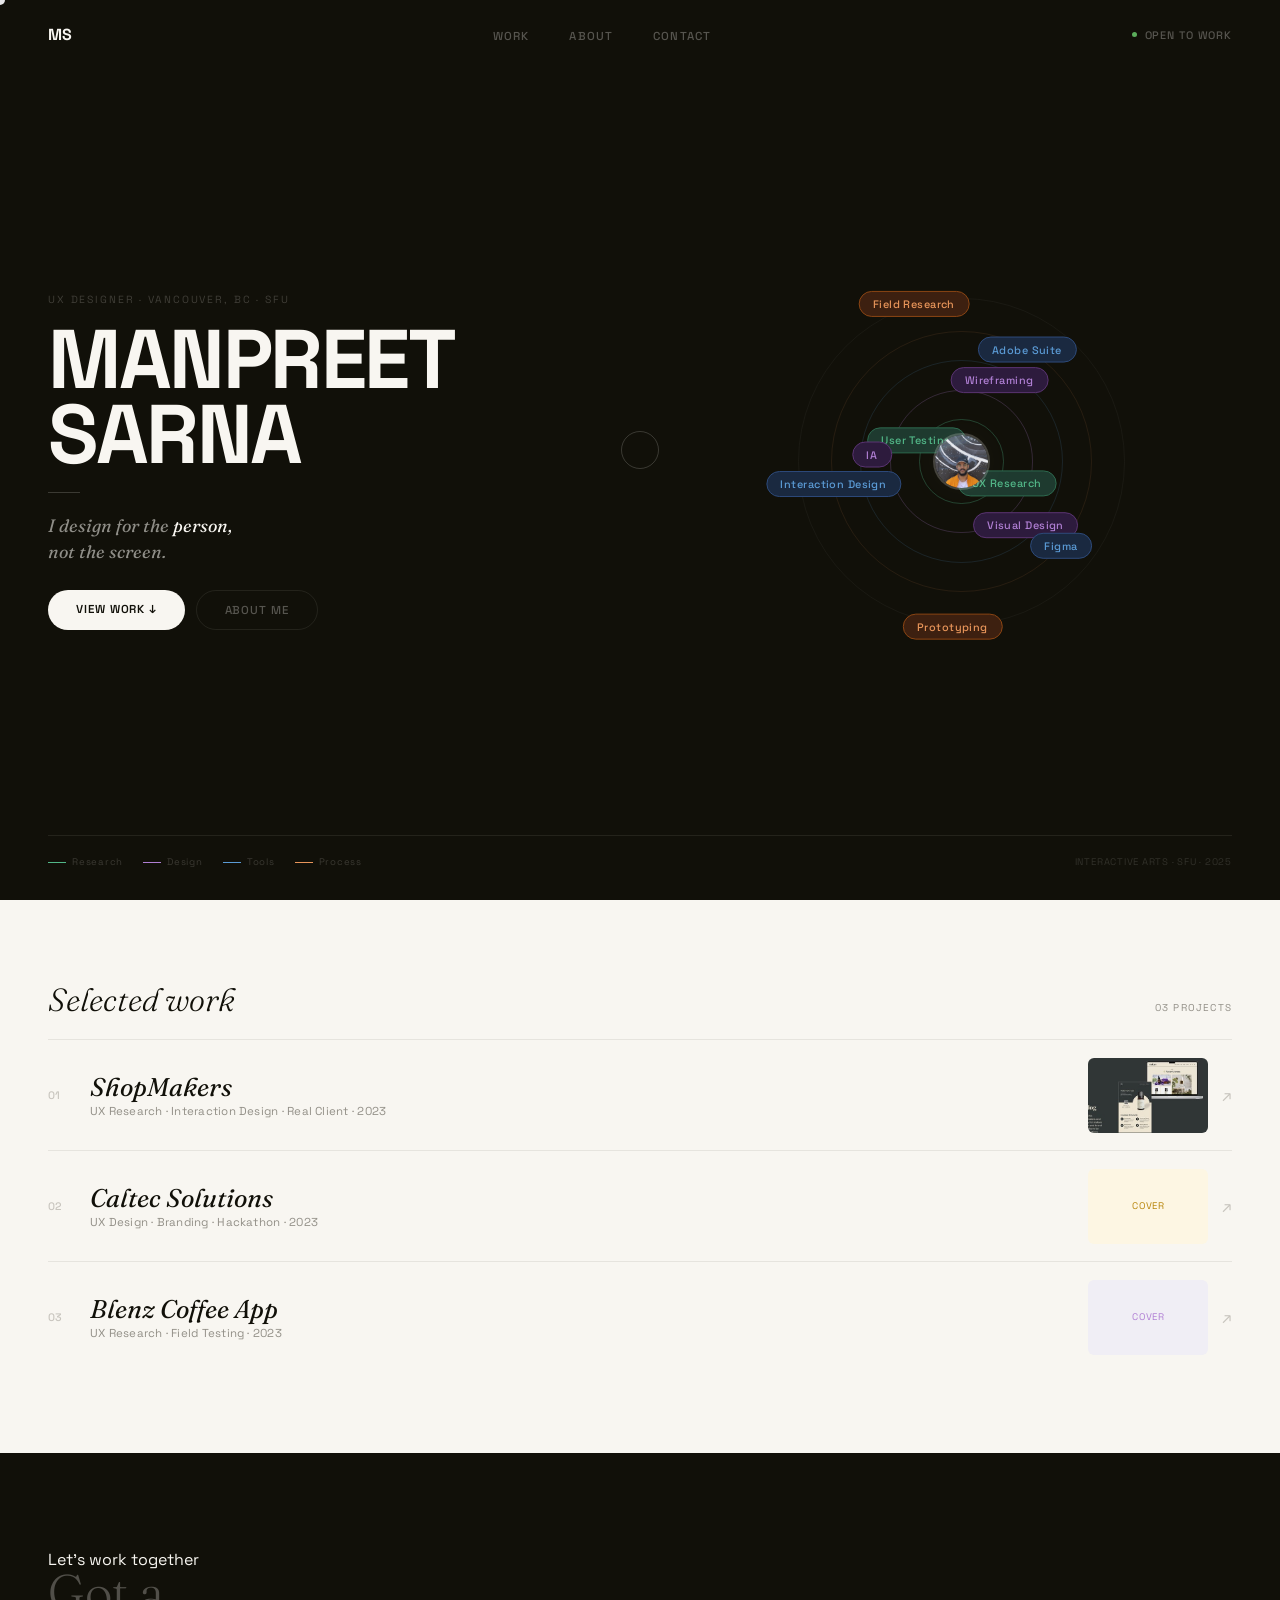
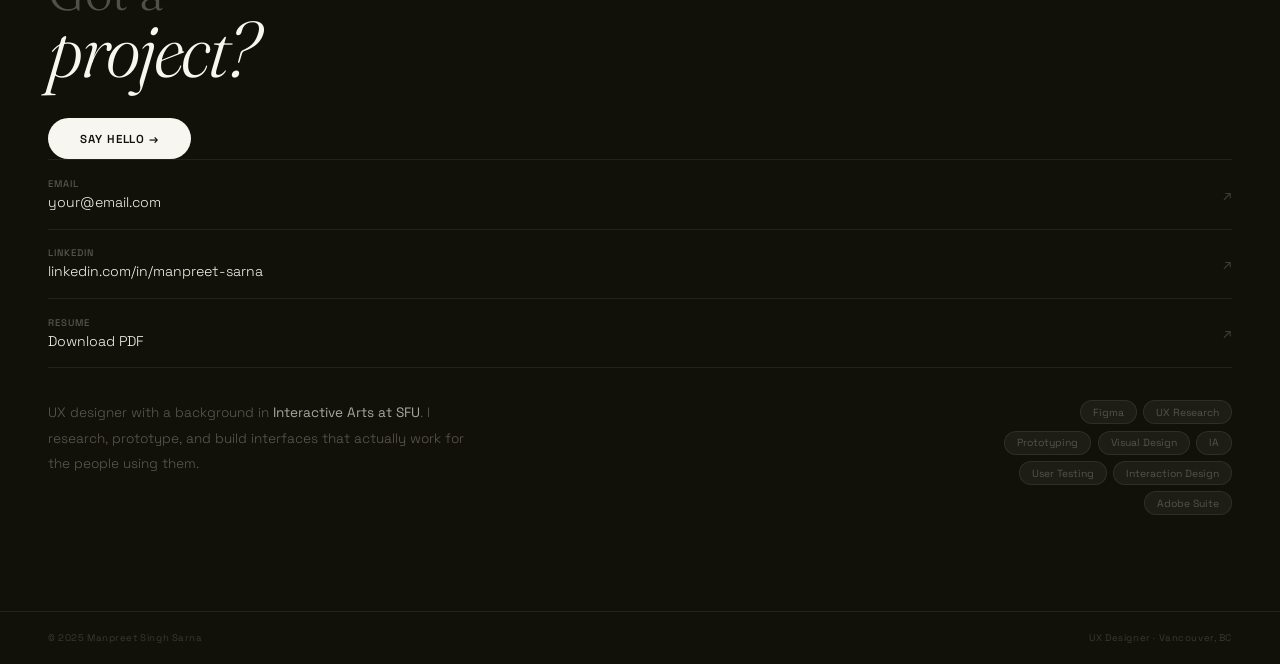
<file: index.html>
<!DOCTYPE html>
<html lang="en">
<head>
<meta charset="UTF-8"/>
<meta name="viewport" content="width=device-width, initial-scale=1.0"/>
<title>Manpreet Sarna — UX Designer</title>
<link href="https://fonts.googleapis.com/css2?family=Space+Grotesk:wght@300;400;500;600;700&family=Fraunces:ital,opsz,wght@1,9..144,300;1,9..144,400&display=swap" rel="stylesheet"/>
<link rel="stylesheet" href="style.css"/>
<style>
/* IMAGE CURSOR */
.img-cursor {
  position: fixed;
  width: 200px;
  pointer-events: none;
  z-index: 9999;
  border-radius: 10px;
  overflow: hidden;
  opacity: 0;
  transform: translate(-50%, -60%) scale(0.88) rotate(-2deg);
  transition: opacity .25s ease, transform .3s cubic-bezier(.23,1,.32,1);
  box-shadow: 0 12px 40px rgba(0,0,0,0.25);
}
.img-cursor.visible {
  opacity: 1;
  transform: translate(-50%, -60%) scale(1) rotate(-1.5deg);
}
.img-cursor img { width: 100%; display: block; }
.img-cursor-placeholder {
  width: 100%; height: 180px;
  display: flex; align-items: center; justify-content: center;
  font-family: "Space Grotesk", sans-serif;
  font-size: 11px; letter-spacing: 0.08em; text-transform: uppercase;
}

/* SHOPMAKERS GREEN */
.row-shopmakers:hover { background: #2D6A4F; }
.row-shopmakers:hover .proj-name-text,
.row-shopmakers:hover .proj-num { color: #F0FFF8; }
.row-shopmakers:hover .proj-tags-text,
.row-shopmakers:hover .proj-arrow-sm { color: rgba(240,255,248,0.5); }
.row-shopmakers:hover .proj-cover-sm { opacity:0.75; }
.row-shopmakers .drop-desc { color: rgba(240,255,248,0.75); }
.row-shopmakers .drop-tag { background: rgba(240,255,248,0.12); color: rgba(240,255,248,0.78); }
.row-shopmakers .drop-cta { background: #F0FFF8; color: #2D6A4F; }

/* MOBILE */
@media (max-width: 768px) {
  .hero { padding: 4rem 1.5rem 1.5rem; }
  .hero-body { grid-template-columns: 1fr; gap: 2rem; }
  .orbit-wrap { width: 260px; height: 260px; margin: 0 auto; }
  .hero-name { font-size: clamp(2.5rem, 10vw, 4rem); }
  .projects { padding: 3rem 1.5rem; }
  .contact { padding: 4rem 1.5rem; }
  .contact-grid { grid-template-columns: 1fr; gap: 2.5rem; }
  .contact-hl { font-size: clamp(2.5rem, 10vw, 4rem); }
  nav { padding: 1rem 1.5rem; }
  .nav-links { display: none; }
  .drop-inner { flex-direction: column; gap: 1rem; }
  .img-cursor { display: none; }
  footer { padding: 1.25rem 1.5rem; }
}
</style>
</head>
<body>

<!-- IMAGE CURSORS — one per project -->
<div class="img-cursor" id="cursor-shopmakers">
  <img src="[data-uri]" alt="ShopMakers preview"/>
</div>
<div class="img-cursor" id="cursor-caltec">
  <div class="img-cursor-placeholder" style="background:#FDF6E3;color:#B8860B">Caltec Solutions</div>
</div>
<div class="img-cursor" id="cursor-blenz">
  <div class="img-cursor-placeholder" style="background:#F0EEF5;color:#B07FD4">Blenz Coffee App</div>
</div>

<div class="cur" id="cur"></div>
<div class="cur-ring" id="curRing"></div>

<nav id="nav">
  <a href="#hero" class="nav-logo">MS</a>
  <ul class="nav-links">
    <li><a href="#projects">Work</a></li>
    <li><a href="#contact">About</a></li>
    <li><a href="#contact">Contact</a></li>
  </ul>
  <div class="nav-avail"><span class="ndot"></span>Open to work</div>
</nav>

<section class="hero" id="hero">
  <div class="hero-body">
    <div class="hero-left">
      <p class="hero-role">UX Designer &middot; Vancouver, BC &middot; SFU</p>
      <h1 class="hero-name">MANPREET<br>SARNA</h1>
      <div class="hero-divider"></div>
      <p class="hero-tagline">I design for the <strong>person,</strong><br>not the screen.</p>
      <div class="hero-btns">
        <a href="#projects" class="btn-primary" id="mb1">View work &darr;</a>
        <a href="#contact" class="btn-secondary" id="mb2">About me</a>
      </div>
    </div>
    <div class="orbit-wrap" id="orbitWrap">
      <div class="planet-ring planet-ring-1"></div>
      <div class="planet-ring planet-ring-2"></div>
      <div class="planet-ring planet-ring-3"></div>
      <div class="planet-ring planet-ring-4"></div>
      <div class="planet-ring planet-ring-5"></div>
      <div class="orbit-center">
        <img src="[data-uri]" alt="Manpreet Sarna"/>
      </div>
      <div class="skill-pill r1" data-ring="r1" data-angle="0"><span>UX Research</span></div>
      <div class="skill-pill r1" data-ring="r1" data-angle="180"><span>User Testing</span></div>
      <div class="skill-pill r2" data-ring="r2" data-angle="60"><span>Visual Design</span></div>
      <div class="skill-pill r2" data-ring="r2" data-angle="200"><span>IA</span></div>
      <div class="skill-pill r2" data-ring="r2" data-angle="310"><span>Wireframing</span></div>
      <div class="skill-pill r3" data-ring="r3" data-angle="30"><span>Figma</span></div>
      <div class="skill-pill r3" data-ring="r3" data-angle="160"><span>Interaction Design</span></div>
      <div class="skill-pill r3" data-ring="r3" data-angle="290"><span>Adobe Suite</span></div>
      <div class="skill-pill r4" data-ring="r4" data-angle="100"><span>Prototyping</span></div>
      <div class="skill-pill r4" data-ring="r4" data-angle="260"><span>Field Research</span></div>
    </div>
  </div>
  <div class="hero-bottom">
    <div class="legend">
      <div class="legend-item"><div class="legend-line" style="background:#52B788"></div><span class="legend-label">Research</span></div>
      <div class="legend-item"><div class="legend-line" style="background:#B07FD4"></div><span class="legend-label">Design</span></div>
      <div class="legend-item"><div class="legend-line" style="background:#5B9BD5"></div><span class="legend-label">Tools</span></div>
      <div class="legend-item"><div class="legend-line" style="background:#E8955A"></div><span class="legend-label">Process</span></div>
    </div>
    <p class="hero-meta">Interactive Arts &middot; SFU &middot; 2025</p>
  </div>
</section>

<section class="projects reveal" id="projects">
  <div class="proj-head">
    <h2 class="proj-head-title">Selected work</h2>
    <span class="proj-head-count">03 Projects</span>
  </div>

  <div class="proj-row row-shopmakers" data-cursor="cursor-shopmakers">
    <div class="proj-top">
      <div class="proj-left">
        <span class="proj-num">01</span>
        <div>
          <p class="proj-name-text">ShopMakers</p>
          <p class="proj-tags-text">UX Research &middot; Interaction Design &middot; Real Client &middot; 2023</p>
        </div>
      </div>
      <div class="proj-right">
        <div class="proj-cover-sm" style="background:#E8F0EC;overflow:hidden;padding:0">
          <img src="[data-uri]" style="width:100%;height:100%;object-fit:cover;display:block" alt="ShopMakers"/>
        </div>
        <span class="proj-arrow-sm">&#8599;</span>
      </div>
    </div>
    <div class="proj-drop">
      <div class="drop-inner">
        <p class="drop-desc">I led the design of a phygital connection system for a real Gastown client &mdash; a brand card and blog that bridges local artisans with their customers. The blog is now live across a company with 24 locations and $60M+ in artisan sales.</p>
        <div class="drop-right">
          <div class="drop-tags">
            <span class="drop-tag">UX Research</span>
            <span class="drop-tag">Interaction Design</span>
            <span class="drop-tag">Real Client</span>
          </div>
          <a href="shopmakers.html" class="drop-cta">View case study &rarr;</a>
        </div>
      </div>
    </div>
  </div>

  <div class="proj-row row-blenz" data-cursor="cursor-caltec">
    <div class="proj-top">
      <div class="proj-left">
        <span class="proj-num">02</span>
        <div>
          <p class="proj-name-text">Caltec Solutions</p>
          <p class="proj-tags-text">UX Design &middot; Branding &middot; Hackathon &middot; 2023</p>
        </div>
      </div>
      <div class="proj-right">
        <div class="proj-cover-sm" style="background:#FDF6E3;color:#B8860B">Cover</div>
        <span class="proj-arrow-sm">&#8599;</span>
      </div>
    </div>
    <div class="proj-drop">
      <div class="drop-inner">
        <p class="drop-desc">Won the Eunoia UX Hackathon by redesigning Caltec Solutions&apos; brand and digital experience. Out of 5 competing teams, Caltec chose our solution as their favourite. Full UX process in under 10 days.</p>
        <div class="drop-right">
          <div class="drop-tags">
            <span class="drop-tag">UX Design</span>
            <span class="drop-tag">Branding</span>
            <span class="drop-tag">Won</span>
          </div>
          <a href="caltec.html" class="drop-cta">View case study &rarr;</a>
        </div>
      </div>
    </div>
  </div>

  <div class="proj-row row-sfu" data-cursor="cursor-blenz">
    <div class="proj-top">
      <div class="proj-left">
        <span class="proj-num">03</span>
        <div>
          <p class="proj-name-text">Blenz Coffee App</p>
          <p class="proj-tags-text">UX Research &middot; Field Testing &middot; 2023</p>
        </div>
      </div>
      <div class="proj-right">
        <div class="proj-cover-sm" style="background:#F0EEF5;color:#B07FD4">Cover</div>
        <span class="proj-arrow-sm">&#8599;</span>
      </div>
    </div>
    <div class="proj-drop">
      <div class="drop-inner">
        <p class="drop-desc">Conducted field tests with real participants to evaluate the Blenz mobile ordering app. Identified key friction points and delivered actionable UX recommendations to the marketing team.</p>
        <div class="drop-right">
          <div class="drop-tags">
            <span class="drop-tag">UX Research</span>
            <span class="drop-tag">Field Testing</span>
            <span class="drop-tag">Evaluation</span>
          </div>
          <a href="blenz.html" class="drop-cta">View case study &rarr;</a>
        </div>
      </div>
    </div>
  </div>

</section>

<section class="contact reveal" id="contact">
  <p class="contact-label">Let&apos;s work together</p>
  <div class="contact-grid">
    <div>
      <h2 class="contact-hl"><span>Got a</span>project?</h2>
      <a href="mailto:your@email.com" class="contact-btn" id="mb3">Say hello &rarr;</a>
    </div>
    <div class="clinks">
      <a href="mailto:your@email.com" class="clink">
        <div><p class="cll">Email</p><p class="clv">your@email.com</p></div>
        <span class="cla">&#8599;</span>
      </a>
      <a href="https://linkedin.com/in/manpreet-sarna-8918b6192" target="_blank" class="clink">
        <div><p class="cll">LinkedIn</p><p class="clv">linkedin.com/in/manpreet-sarna</p></div>
        <span class="cla">&#8599;</span>
      </a>
      <a href="#" class="clink">
        <div><p class="cll">Resume</p><p class="clv">Download PDF</p></div>
        <span class="cla">&#8599;</span>
      </a>
    </div>
  </div>
  <div class="contact-bottom">
    <p class="about-mini">UX designer with a background in <strong>Interactive Arts at SFU</strong>. I research, prototype, and build interfaces that actually work for the people using them.</p>
    <div class="skills-wrap">
      <span class="skill-chip">Figma</span>
      <span class="skill-chip">UX Research</span>
      <span class="skill-chip">Prototyping</span>
      <span class="skill-chip">Visual Design</span>
      <span class="skill-chip">IA</span>
      <span class="skill-chip">User Testing</span>
      <span class="skill-chip">Interaction Design</span>
      <span class="skill-chip">Adobe Suite</span>
    </div>
  </div>
</section>

<footer>
  <span class="ff">&copy; 2025 Manpreet Singh Sarna</span>
  <span class="ff">UX Designer &middot; Vancouver, BC</span>
</footer>

<script src="script.js"></script>
</body>
</html>
</file>
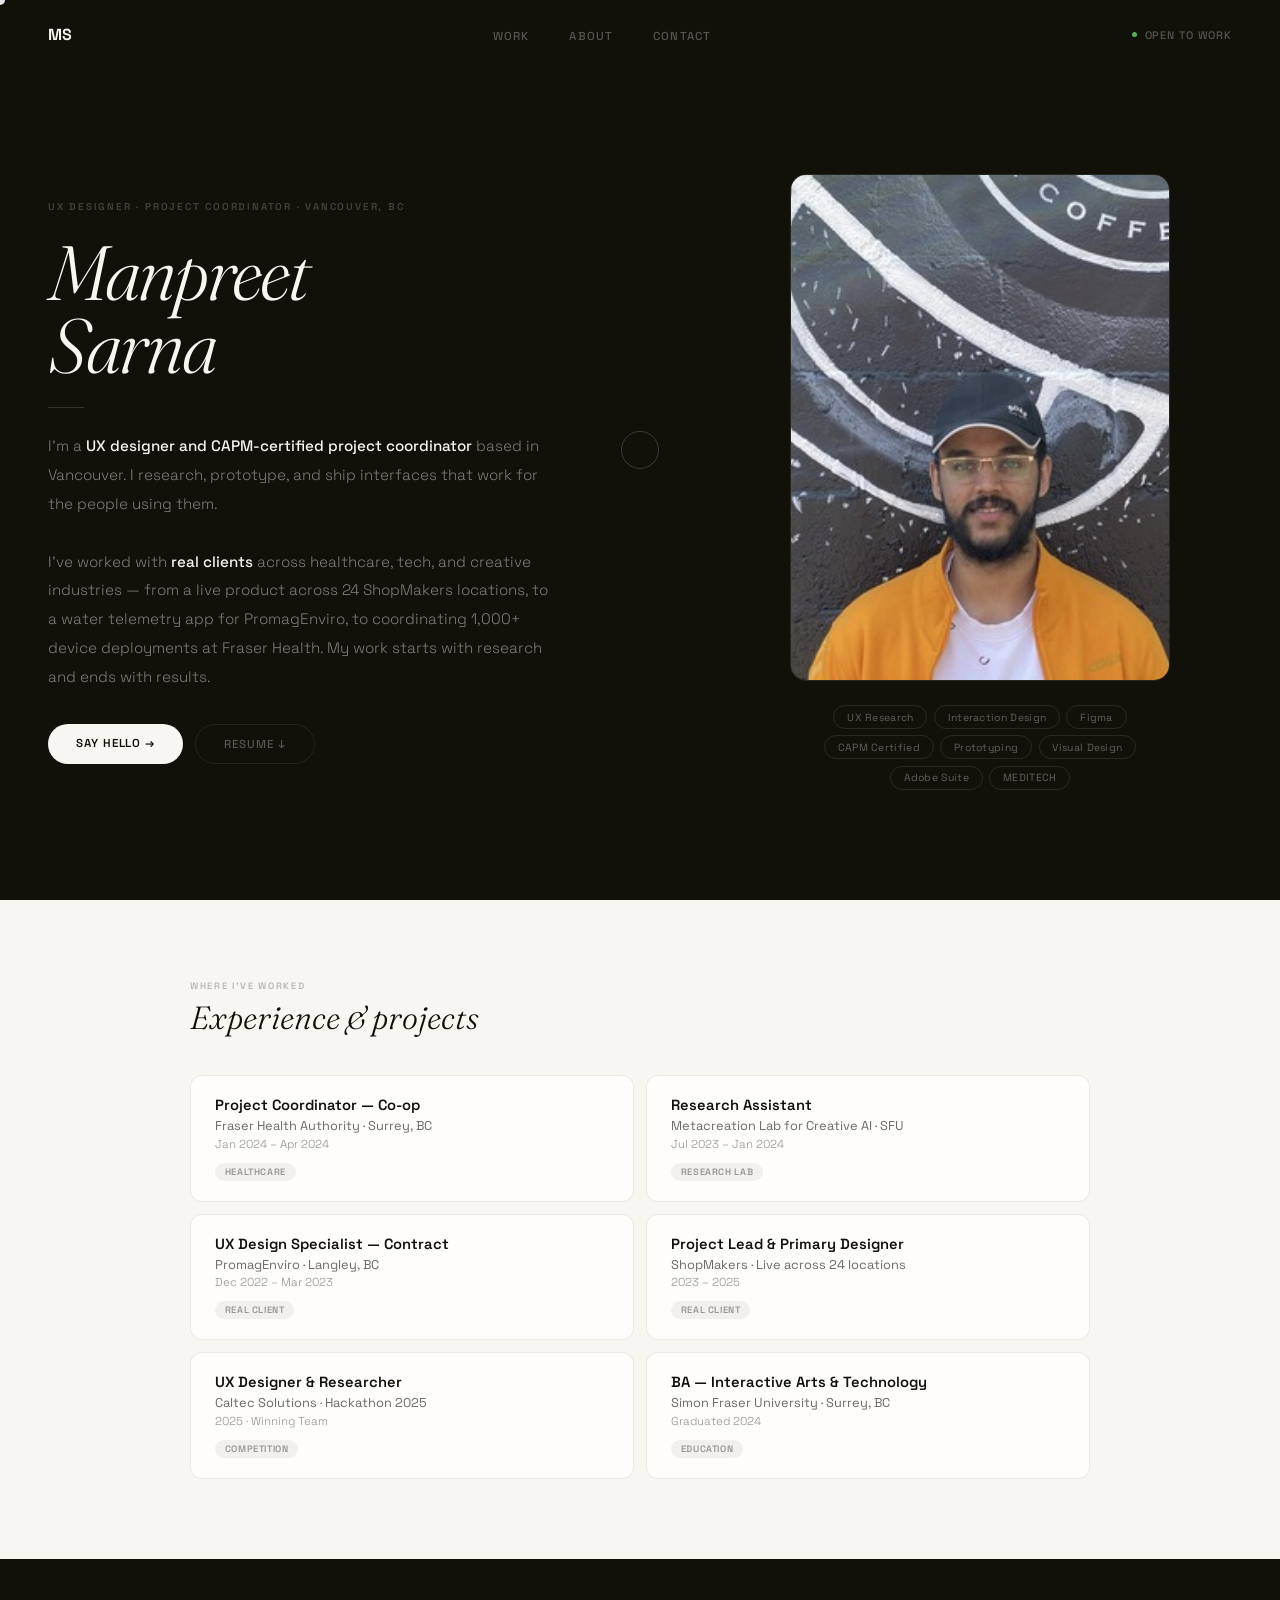
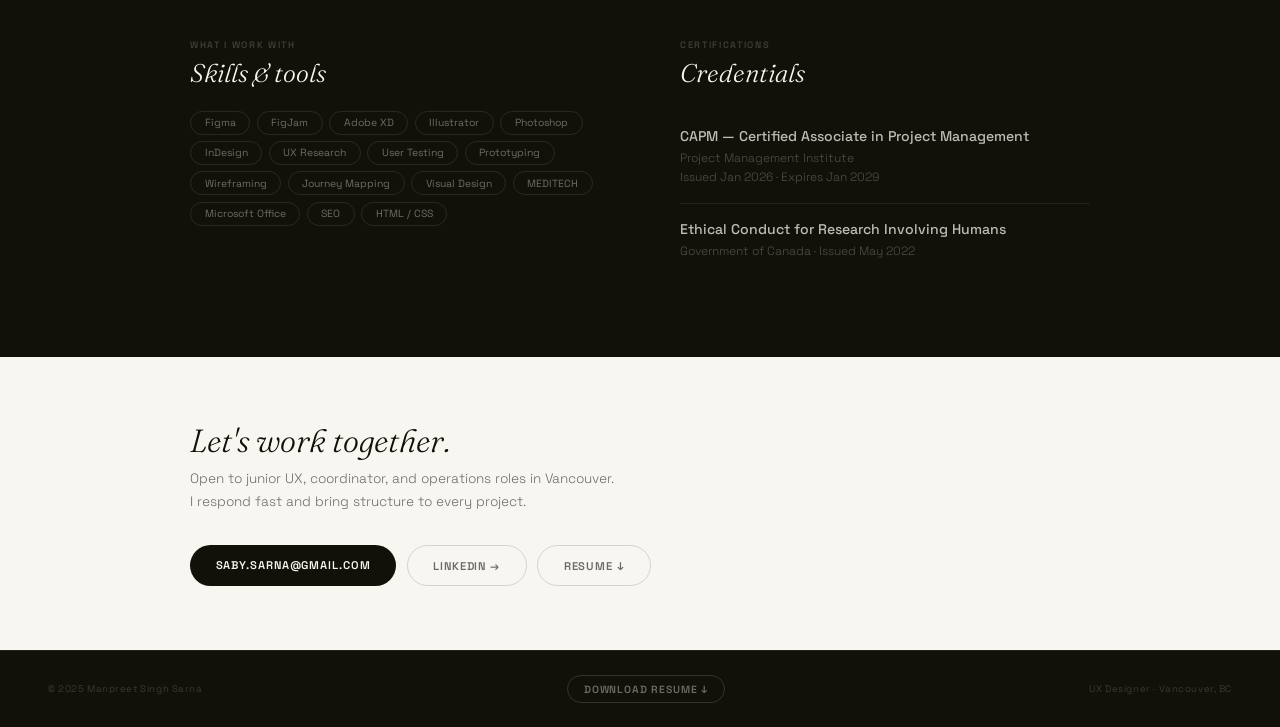
<file: files/about.html>
<!DOCTYPE html>
<html lang="en">
<head>
<meta charset="UTF-8"/>
<meta name="viewport" content="width=device-width, initial-scale=1.0"/>
<title>About — Manpreet Sarna</title>
<link href="https://fonts.googleapis.com/css2?family=Space+Grotesk:wght@300;400;500;600;700&family=Fraunces:ital,opsz,wght@1,9..144,300;1,9..144,400&display=swap" rel="stylesheet"/>
<link rel="stylesheet" href="style.css"/>
<style>

/* ── HERO ── */
.about-hero {
  min-height: 100vh;
  background: var(--bg-dark);
  padding: 8rem 3rem 4rem;
  display: grid;
  grid-template-columns: 1.1fr 0.9fr;
  gap: 4rem;
  align-items: center;
}
.about-left {
  display: flex;
  flex-direction: column;
  gap: 1.5rem;
}
.about-eyebrow {
  font-size: 0.62rem;
  color: rgba(248,246,241,0.22);
  letter-spacing: 0.18em;
  text-transform: uppercase;
  font-weight: 600;
}
.about-name {
  font-family: "Fraunces", serif;
  font-size: clamp(3rem, 6vw, 5.5rem);
  font-style: italic;
  font-weight: 300;
  color: var(--text-light);
  line-height: 0.95;
  letter-spacing: -0.03em;
}
.about-divider {
  width: 36px;
  height: 1px;
  background: rgba(248,246,241,0.15);
}
.about-bio {
  font-size: 0.95rem;
  color: rgba(248,246,241,0.48);
  font-weight: 300;
  line-height: 1.9;
  max-width: 500px;
}
.about-bio strong { color: var(--text-light); font-weight: 500; }
.about-btns {
  display: flex;
  gap: 0.75rem;
  flex-wrap: wrap;
  margin-top: 0.5rem;
}

/* ── PHOTO SIDE ── */
.about-right {
  display: flex;
  flex-direction: column;
  align-items: center;
  gap: 1.5rem;
}
.about-photo {
  width: 100%;
  max-width: 380px;
  aspect-ratio: 3/4;
  border-radius: 16px;
  overflow: hidden;
  border: 1px solid rgba(248,246,241,0.1);
}
.about-photo img {
  width: 100%;
  height: 100%;
  object-fit: cover;
  object-position: center top;
  filter: grayscale(15%);
  display: block;
}
.about-pills {
  display: flex;
  flex-wrap: wrap;
  gap: 0.4rem;
  justify-content: center;
  max-width: 380px;
}
.about-pill {
  font-size: 0.65rem;
  padding: 0.28rem 0.8rem;
  border-radius: 100px;
  border: 0.5px solid rgba(248,246,241,0.1);
  color: rgba(248,246,241,0.35);
  font-weight: 400;
  letter-spacing: 0.03em;
}

/* ── EXPERIENCE ── */
.about-exp {
  background: var(--bg-light);
  padding: 5rem 3rem;
}
.about-exp-inner {
  max-width: 900px;
  margin: 0 auto;
}
.sec-label {
  font-size: 0.58rem;
  color: rgba(17,16,9,0.28);
  letter-spacing: 0.18em;
  text-transform: uppercase;
  font-weight: 600;
  margin-bottom: 0.5rem;
}
.sec-title {
  font-family: "Fraunces", serif;
  font-size: clamp(1.6rem, 2.5vw, 2.4rem);
  font-style: italic;
  font-weight: 300;
  color: var(--text-dark);
  margin-bottom: 2.5rem;
  line-height: 1.1;
}
.exp-grid {
  display: grid;
  grid-template-columns: 1fr 1fr;
  gap: 0.75rem;
}
.exp-card {
  background: #FEFDFB;
  border: 0.5px solid rgba(17,16,9,0.08);
  border-radius: 12px;
  padding: 1.25rem 1.5rem;
}
.exp-role { font-size: 0.92rem; font-weight: 600; color: var(--text-dark); margin-bottom: 0.2rem; }
.exp-company { font-size: 0.8rem; color: #6B6B65; font-weight: 400; margin-bottom: 0.15rem; }
.exp-date { font-size: 0.72rem; color: #928F87; font-weight: 300; margin-bottom: 0.5rem; }
.exp-tag {
  display: inline-block;
  font-size: 0.58rem;
  padding: 0.18rem 0.6rem;
  border-radius: 100px;
  background: rgba(17,16,9,0.05);
  color: rgba(17,16,9,0.4);
  font-weight: 600;
  letter-spacing: 0.07em;
  text-transform: uppercase;
}

/* ── SKILLS + CERTS ── */
.about-skills {
  background: var(--bg-dark);
  padding: 5rem 3rem;
}
.about-skills-inner {
  max-width: 900px;
  margin: 0 auto;
  display: grid;
  grid-template-columns: 1fr 1fr;
  gap: 5rem;
}
.dark-label {
  font-size: 0.58rem;
  color: rgba(248,246,241,0.2);
  letter-spacing: 0.18em;
  text-transform: uppercase;
  font-weight: 600;
  margin-bottom: 0.5rem;
}
.dark-title {
  font-family: "Fraunces", serif;
  font-size: clamp(1.4rem, 2vw, 2rem);
  font-style: italic;
  font-weight: 300;
  color: var(--text-light);
  margin-bottom: 1.5rem;
  line-height: 1.1;
}
.skill-pills-dark {
  display: flex;
  flex-wrap: wrap;
  gap: 0.4rem;
}
.spill {
  font-size: 0.65rem;
  padding: 0.28rem 0.85rem;
  border-radius: 100px;
  border: 0.5px solid rgba(248,246,241,0.1);
  color: rgba(248,246,241,0.4);
}
.cert-block {
  padding: 1rem 0;
  border-bottom: 0.5px solid rgba(248,246,241,0.07);
}
.cert-block:last-child { border-bottom: none; }
.cert-name { font-size: 0.88rem; font-weight: 500; color: rgba(248,246,241,0.75); margin-bottom: 0.25rem; }
.cert-meta { font-size: 0.75rem; color: rgba(248,246,241,0.28); font-weight: 300; line-height: 1.6; }

/* ── CONTACT ── */
.about-contact {
  background: var(--bg-light);
  padding: 4rem 3rem;
}
.about-contact-inner {
  max-width: 900px;
  margin: 0 auto;
  display: flex;
  align-items: center;
  justify-content: space-between;
  gap: 2rem;
  flex-wrap: wrap;
}
.contact-copy h3 {
  font-family: "Fraunces", serif;
  font-size: clamp(1.5rem, 2.5vw, 2.2rem);
  font-style: italic;
  font-weight: 300;
  color: var(--text-dark);
  margin-bottom: 0.4rem;
}
.contact-copy p {
  font-size: 0.85rem;
  color: #6B6B65;
  font-weight: 300;
  line-height: 1.7;
}
.contact-links { display: flex; gap: 0.65rem; flex-wrap: wrap; flex-shrink: 0; }
.cl {
  font-size: 0.7rem;
  letter-spacing: 0.08em;
  text-transform: uppercase;
  font-weight: 600;
  padding: 0.8rem 1.6rem;
  border-radius: 100px;
  text-decoration: none;
  transition: opacity .2s;
}
.cl:hover { opacity: 0.8; }
.cl-p { background: var(--text-dark); color: var(--bg-light); }
.cl-s { border: 1px solid rgba(17,16,9,0.15); color: #6B6B65; }

@media (max-width: 768px) {
  .about-hero { grid-template-columns: 1fr; padding: 6rem 1.5rem 3rem; gap: 3rem; }
  .exp-grid { grid-template-columns: 1fr; }
  .about-skills-inner { grid-template-columns: 1fr; gap: 3rem; }
  .about-exp, .about-skills, .about-contact { padding: 3rem 1.5rem; }
  .about-contact-inner { flex-direction: column; }
}
</style>
</head>
<body>

<div class="cur" id="cur"></div>
<div class="cur-ring" id="curRing"></div>

<nav id="nav">
  <a href="index.html" class="nav-logo">MS</a>
  <ul class="nav-links">
    <li><a href="index.html#projects">Work</a></li>
    <li><a href="about.html">About</a></li>
    <li><a href="index.html#contact">Contact</a></li>
  </ul>
  <div class="nav-avail"><span class="ndot"></span>Open to work</div>
</nav>

<!-- HERO -->
<section class="about-hero">
  <div class="about-left">
    <p class="about-eyebrow reveal">UX Designer &middot; Project Coordinator &middot; Vancouver, BC</p>
    <h1 class="about-name reveal">Manpreet<br>Sarna</h1>
    <div class="about-divider"></div>
    <p class="about-bio reveal">
      I'm a <strong>UX designer and CAPM-certified project coordinator</strong> based in Vancouver. I research, prototype, and ship interfaces that work for the people using them.
      <br><br>
      I've worked with <strong>real clients</strong> across healthcare, tech, and creative industries — from a live product across 24 ShopMakers locations, to a water telemetry app for PromagEnviro, to coordinating 1,000+ device deployments at Fraser Health. My work starts with research and ends with results.
    </p>
    <div class="about-btns reveal">
      <a href="mailto:saby.sarna@gmail.com" class="btn-primary" id="mb1">Say hello &rarr;</a>
      <a href="Manpreet_Sarna_Resume.pdf" download class="btn-secondary" id="mb2">Resume &darr;</a>
    </div>
  </div>

  <div class="about-right reveal">
    <div class="about-photo">
      <img src="[data-uri]" alt="Manpreet Sarna"/>
    </div>
    <div class="about-pills">
      <span class="about-pill">UX Research</span>
      <span class="about-pill">Interaction Design</span>
      <span class="about-pill">Figma</span>
      <span class="about-pill">CAPM Certified</span>
      <span class="about-pill">Prototyping</span>
      <span class="about-pill">Visual Design</span>
      <span class="about-pill">Adobe Suite</span>
      <span class="about-pill">MEDITECH</span>
    </div>
  </div>
</section>

<!-- EXPERIENCE -->
<section class="about-exp">
  <div class="about-exp-inner">
    <p class="sec-label reveal">Where I've worked</p>
    <h2 class="sec-title reveal">Experience &amp; projects</h2>
    <div class="exp-grid">
      <div class="exp-card reveal">
        <p class="exp-role">Project Coordinator — Co-op</p>
        <p class="exp-company">Fraser Health Authority · Surrey, BC</p>
        <p class="exp-date">Jan 2024 – Apr 2024</p>
        <span class="exp-tag">Healthcare</span>
      </div>
      <div class="exp-card reveal">
        <p class="exp-role">Research Assistant</p>
        <p class="exp-company">Metacreation Lab for Creative AI · SFU</p>
        <p class="exp-date">Jul 2023 – Jan 2024</p>
        <span class="exp-tag">Research Lab</span>
      </div>
      <div class="exp-card reveal">
        <p class="exp-role">UX Design Specialist — Contract</p>
        <p class="exp-company">PromagEnviro · Langley, BC</p>
        <p class="exp-date">Dec 2022 – Mar 2023</p>
        <span class="exp-tag">Real Client</span>
      </div>
      <div class="exp-card reveal">
        <p class="exp-role">Project Lead &amp; Primary Designer</p>
        <p class="exp-company">ShopMakers · Live across 24 locations</p>
        <p class="exp-date">2023 – 2025</p>
        <span class="exp-tag">Real Client</span>
      </div>
      <div class="exp-card reveal">
        <p class="exp-role">UX Designer &amp; Researcher</p>
        <p class="exp-company">Caltec Solutions · Hackathon 2025</p>
        <p class="exp-date">2025 · Winning Team</p>
        <span class="exp-tag">Competition</span>
      </div>
      <div class="exp-card reveal">
        <p class="exp-role">BA — Interactive Arts &amp; Technology</p>
        <p class="exp-company">Simon Fraser University · Surrey, BC</p>
        <p class="exp-date">Graduated 2024</p>
        <span class="exp-tag">Education</span>
      </div>
    </div>
  </div>
</section>

<!-- SKILLS + CERTS -->
<section class="about-skills">
  <div class="about-skills-inner">
    <div>
      <p class="dark-label reveal">What I work with</p>
      <h2 class="dark-title reveal">Skills &amp; tools</h2>
      <div class="skill-pills-dark reveal">
        <span class="spill">Figma</span><span class="spill">FigJam</span>
        <span class="spill">Adobe XD</span><span class="spill">Illustrator</span>
        <span class="spill">Photoshop</span><span class="spill">InDesign</span>
        <span class="spill">UX Research</span><span class="spill">User Testing</span>
        <span class="spill">Prototyping</span><span class="spill">Wireframing</span>
        <span class="spill">Journey Mapping</span><span class="spill">Visual Design</span>
        <span class="spill">MEDITECH</span><span class="spill">Microsoft Office</span>
        <span class="spill">SEO</span><span class="spill">HTML / CSS</span>
      </div>
    </div>
    <div>
      <p class="dark-label reveal">Certifications</p>
      <h2 class="dark-title reveal">Credentials</h2>
      <div class="cert-block reveal">
        <p class="cert-name">CAPM — Certified Associate in Project Management</p>
        <p class="cert-meta">Project Management Institute<br>Issued Jan 2026 · Expires Jan 2029</p>
      </div>
      <div class="cert-block reveal">
        <p class="cert-name">Ethical Conduct for Research Involving Humans</p>
        <p class="cert-meta">Government of Canada · Issued May 2022</p>
      </div>
    </div>
  </div>
</section>

<!-- CONTACT -->
<section class="about-contact">
  <div class="about-contact-inner">
    <div class="contact-copy reveal">
      <h3>Let's work together.</h3>
      <p>Open to junior UX, coordinator, and operations roles in Vancouver.<br>I respond fast and bring structure to every project.</p>
    </div>
    <div class="contact-links reveal">
      <a href="mailto:saby.sarna@gmail.com" class="cl cl-p">saby.sarna@gmail.com</a>
      <a href="https://www.linkedin.com/in/manpreet-sarna-capm-8918b6192/" target="_blank" class="cl cl-s">LinkedIn &rarr;</a>
      <a href="Manpreet_Sarna_Resume.pdf" download class="cl cl-s">Resume &darr;</a>
    </div>
  </div>
</section>

<footer style="display:flex;align-items:center;justify-content:space-between;padding:1.5rem 3rem;border-top:1px solid var(--border-dark);background:var(--bg-dark);">
  <span class="ff">&copy; 2025 Manpreet Singh Sarna</span>
  <a href="Manpreet_Sarna_Resume.pdf" download style="font-size:0.65rem;letter-spacing:0.08em;text-transform:uppercase;font-weight:600;color:rgba(248,246,241,0.4);text-decoration:none;border:0.5px solid rgba(248,246,241,0.15);padding:0.4rem 1rem;border-radius:100px;font-family:'Space Grotesk',sans-serif;">Download Resume &darr;</a>
  <span class="ff">UX Designer &middot; Vancouver, BC</span>
</footer>

<script src="script.js"></script>
</body>
</html>
</file>
<file: style.css>
/* ============================================================
   MANPREET SARNA — PORTFOLIO
   EDIT: colors in :root to retheme the whole site
   ============================================================ */
:root {
  --bg-dark:   #111009;
  --bg-light:  #F8F6F1;
  --text-light: #F8F6F1;
  --text-dark:  #111009;
  --muted-dark:  rgba(248,246,241,0.3);
  --muted-light: #928F87;
  --border-dark:  rgba(248,246,241,0.08);
  --border-light: rgba(17,16,9,0.08);

  /* EDIT: skill ring colors */
  --r1-bg: #1E3A2F; --r1-border: #2D6A4F; --r1-text: #52B788;
  --r2-bg: #2D1B3D; --r2-border: #5A3472; --r2-text: #B07FD4;
  --r3-bg: #1A2940; --r3-border: #2D4A7A; --r3-text: #5B9BD5;
  --r4-bg: #3D2010; --r4-border: #8B4513; --r4-text: #E8955A;

  /* EDIT: project accent colors */
  --blenz-color:  #F5C842;
  --blenz-text:   #1A1200;
  --meta-color:   #C84B2F;
  --meta-text:    #FFF5F2;
  --maxxi-color:  #2D6A4F;
  --maxxi-text:   #F0FFF8;
  --sfu-color:    #5A3472;
  --sfu-text:     #F8F0FF;
}

*, *::before, *::after { box-sizing: border-box; margin: 0; padding: 0; }
html { scroll-behavior: smooth; }
body {
  background: var(--bg-dark);
  color: var(--text-light);
  font-family: "Space Grotesk", sans-serif;
  overflow-x: hidden;
  cursor: none;
}

/* ── CURSOR ── */
.cur { position:fixed; width:10px; height:10px; background:var(--text-light); border-radius:50%; pointer-events:none; z-index:9999; transform:translate(-50%,-50%); mix-blend-mode:difference; transition:width .2s,height .2s; }
.cur.hov { width:48px; height:48px; }
.cur-ring { position:fixed; width:38px; height:38px; border:1px solid rgba(248,246,241,0.18); border-radius:50%; pointer-events:none; z-index:9998; transform:translate(-50%,-50%); }

/* ── NAV ── */
nav { position:fixed; top:0; left:0; right:0; z-index:500; display:flex; align-items:center; justify-content:space-between; padding:1.5rem 3rem; transition:background .4s,border-color .4s; }
nav.scrolled { background:rgba(17,16,9,0.94); backdrop-filter:blur(20px); border-bottom:1px solid var(--border-dark); }
.nav-logo { font-family:"Space Grotesk",sans-serif; font-size:1rem; font-weight:700; color:var(--text-light); text-decoration:none; letter-spacing:-0.01em; }
.nav-links { display:flex; gap:2.5rem; list-style:none; }
.nav-links a { font-size:0.72rem; letter-spacing:0.1em; text-transform:uppercase; color:var(--muted-dark); text-decoration:none; transition:color .2s; font-weight:500; }
.nav-links a:hover { color:var(--text-light); }
.nav-avail { display:flex; align-items:center; gap:0.45rem; font-size:0.68rem; letter-spacing:0.08em; text-transform:uppercase; color:var(--muted-dark); font-weight:500; }
.ndot { width:5px; height:5px; background:#5BAD5B; border-radius:50%; animation:blink 2.5s infinite; }
@keyframes blink { 0%,100%{opacity:1} 50%{opacity:.25} }

/* ── HERO ── */
.hero { min-height:100vh; display:flex; flex-direction:column; justify-content:space-between; padding:5.5rem 3rem 2rem; background:var(--bg-dark); }
.hero-body { display:grid; grid-template-columns:1.1fr 1fr; gap:3rem; align-items:center; flex:1; padding:1.5rem 0; }

.hero-left { display:flex; flex-direction:column; gap:1rem; }
.hero-role { font-size:0.65rem; color:rgba(248,246,241,0.2); letter-spacing:0.18em; text-transform:uppercase; }
.hero-name { font-family:"Space Grotesk",sans-serif; font-size:clamp(42px,6.5vw,88px); font-weight:700; color:var(--text-light); line-height:0.9; letter-spacing:-0.03em; }
.hero-divider { width:32px; height:1px; background:rgba(248,246,241,0.18); margin:0.25rem 0; }
.hero-tagline { font-family:"Fraunces",serif; font-size:clamp(14px,1.4vw,20px); font-style:italic; color:rgba(248,246,241,0.55); line-height:1.5; max-width:280px; }
.hero-tagline strong { color:var(--text-light); font-weight:400; }
.hero-btns { display:flex; gap:0.65rem; margin-top:0.5rem; }
.btn-primary { font-size:0.72rem; letter-spacing:0.08em; text-transform:uppercase; font-weight:600; background:var(--text-light); color:var(--bg-dark); padding:0.75rem 1.75rem; border-radius:100px; text-decoration:none; display:inline-block; transition:background .2s, transform .3s cubic-bezier(.23,1,.32,1); }
.btn-primary:hover { background:#E8E5DE; }
.btn-secondary { font-size:0.72rem; letter-spacing:0.08em; text-transform:uppercase; font-weight:500; border:1px solid var(--border-dark); color:var(--muted-dark); padding:0.75rem 1.75rem; border-radius:100px; text-decoration:none; display:inline-block; transition:border-color .2s,color .2s,transform .3s cubic-bezier(.23,1,.32,1); }
.btn-secondary:hover { border-color:rgba(248,246,241,0.3); color:var(--text-light); }

/* ── ORBIT ── */
.orbit-wrap { position:relative; width:clamp(260px,30vw,420px); height:clamp(260px,30vw,420px); display:flex; align-items:center; justify-content:center; margin:0 auto; }
.planet-ring { position:absolute; border-radius:50%; pointer-events:none; }
.planet-ring-1 { width:22%; height:22%; border:1px solid rgba(82,183,136,0.3); }
.planet-ring-2 { width:37%; height:37%; border:1px solid rgba(176,127,212,0.22); }
.planet-ring-3 { width:53%; height:53%; border:1px solid rgba(91,155,213,0.15); }
.planet-ring-4 { width:68%; height:68%; border:1px solid rgba(232,149,90,0.1); }
.planet-ring-5 { width:85%; height:85%; border:0.5px solid rgba(248,246,241,0.04); }
.orbit-center { position:absolute; z-index:5; width:15%; height:15%; min-width:56px; min-height:56px; border-radius:50%; overflow:hidden; border:2px solid rgba(248,246,241,0.22); box-shadow:0 0 40px rgba(248,246,241,0.04); }
.orbit-center img { width:100%; height:100%; object-fit:cover; object-position:center center; }
.skill-pill { position:absolute; display:flex; align-items:center; justify-content:center; }
.skill-pill span { display:block; font-family:"Space Grotesk",sans-serif; font-size:0.68rem; font-weight:500; letter-spacing:0.04em; padding:0.32rem 0.85rem; border-radius:100px; border:0.5px solid; white-space:nowrap; transition:transform .2s,box-shadow .2s; cursor:default; }
.skill-pill:hover span { transform:scale(1.1); box-shadow:0 4px 20px rgba(0,0,0,0.4); }
.r1 span { background:var(--r1-bg); border-color:var(--r1-border); color:var(--r1-text); }
.r2 span { background:var(--r2-bg); border-color:var(--r2-border); color:var(--r2-text); }
.r3 span { background:var(--r3-bg); border-color:var(--r3-border); color:var(--r3-text); }
.r4 span { background:var(--r4-bg); border-color:var(--r4-border); color:var(--r4-text); }

/* ── HERO BOTTOM ── */
.hero-bottom { display:flex; align-items:center; justify-content:space-between; border-top:1px solid var(--border-dark); padding-top:1.25rem; }
.legend { display:flex; gap:1.25rem; }
.legend-item { display:flex; align-items:center; gap:6px; }
.legend-line { width:18px; height:1px; }
.legend-label { font-size:0.6rem; letter-spacing:0.08em; color:rgba(248,246,241,0.18); }
.hero-meta { font-size:0.6rem; letter-spacing:0.08em; color:rgba(248,246,241,0.14); text-transform:uppercase; }

/* ── PROJECTS ── */
.projects { background:var(--bg-light); color:var(--text-dark); padding:5rem 3rem; }
.proj-head { display:flex; align-items:baseline; justify-content:space-between; padding-bottom:1.25rem; border-bottom:1px solid var(--border-light); margin-bottom:0; }
.proj-head-title { font-family:"Fraunces",serif; font-size:clamp(1.5rem,2.5vw,2.2rem); font-style:italic; color:var(--text-dark); font-weight:300; }
.proj-head-count { font-size:0.62rem; color:var(--muted-light); letter-spacing:0.12em; text-transform:uppercase; }

/* Project row */
.proj-row { border-bottom:1px solid var(--border-light); overflow:hidden; transition:background .45s cubic-bezier(.23,1,.32,1); cursor:none; }
.proj-row:last-child { border-bottom:none; }
.proj-top { display:flex; align-items:center; justify-content:space-between; padding:1.1rem 0; transition:padding .3s ease; }
.proj-row:hover .proj-top { padding:1.1rem 0.75rem; }
.proj-left { display:flex; align-items:center; gap:1.25rem; }
.proj-num { font-size:0.68rem; color:#C8C5BE; font-weight:500; min-width:22px; transition:color .35s; }
.proj-name-text { font-family:"Fraunces",serif; font-size:clamp(1.3rem,2vw,1.9rem); font-style:italic; color:var(--text-dark); line-height:1.1; transition:color .35s; }
.proj-tags-text { font-size:0.72rem; color:var(--muted-light); margin-top:3px; letter-spacing:0.02em; transition:color .35s; }
.proj-right { display:flex; align-items:center; gap:0.85rem; }
.proj-cover-sm { width:120px; height:75px; border-radius:6px; overflow:hidden; display:flex; align-items:center; justify-content:center; font-size:0.6rem; letter-spacing:0.08em; text-transform:uppercase; transition:opacity .35s; }
.proj-cover-sm img { width:100%; height:100%; object-fit:cover; }
.proj-arrow-sm { font-size:1rem; color:#C8C5BE; transition:color .35s, transform .35s; }
.proj-row:hover .proj-arrow-sm { transform:rotate(45deg); }

/* Dropdown */
.proj-drop { max-height:0; overflow:hidden; transition:max-height .5s cubic-bezier(.23,1,.32,1); padding:0; }
.proj-row:hover .proj-drop { max-height:200px; }
.drop-inner { display:flex; align-items:flex-start; justify-content:space-between; gap:2.5rem; padding:0.85rem 0.75rem 1.5rem; border-top:1px solid rgba(255,255,255,0.18); }
.drop-desc { font-size:0.88rem; font-weight:300; line-height:1.8; max-width:460px; }
.drop-right { display:flex; flex-direction:column; gap:0.6rem; align-items:flex-end; flex-shrink:0; }
.drop-tags { display:flex; gap:0.35rem; flex-wrap:wrap; justify-content:flex-end; }
.drop-tag { font-size:0.65rem; padding:0.25rem 0.7rem; border-radius:100px; font-weight:500; }
.drop-cta { font-size:0.7rem; padding:0.5rem 1.1rem; border-radius:100px; font-weight:600; letter-spacing:0.05em; display:inline-block; text-decoration:none; white-space:nowrap; transition:opacity .2s; }
.drop-cta:hover { opacity:0.85; }

/* Project color themes */
.row-blenz:hover { background:var(--blenz-color); }
.row-blenz:hover .proj-name-text,.row-blenz:hover .proj-num { color:var(--blenz-text); }
.row-blenz:hover .proj-tags-text,.row-blenz:hover .proj-arrow-sm { color:rgba(26,18,0,0.5); }
.row-blenz:hover .proj-cover-sm { opacity:0.75; }
.row-blenz .drop-desc { color:rgba(26,18,0,0.72); }
.row-blenz .drop-tag { background:rgba(26,18,0,0.1); color:rgba(26,18,0,0.7); }
.row-blenz .drop-cta { background:var(--blenz-text); color:var(--blenz-color); }

.row-meta:hover { background:var(--meta-color); }
.row-meta:hover .proj-name-text,.row-meta:hover .proj-num { color:var(--meta-text); }
.row-meta:hover .proj-tags-text,.row-meta:hover .proj-arrow-sm { color:rgba(255,245,242,0.5); }
.row-meta:hover .proj-cover-sm { opacity:0.75; }
.row-meta .drop-desc { color:rgba(255,245,242,0.75); }
.row-meta .drop-tag { background:rgba(255,245,242,0.15); color:rgba(255,245,242,0.8); }
.row-meta .drop-cta { background:var(--meta-text); color:var(--meta-color); }

.row-maxxi:hover { background:var(--maxxi-color); }
.row-maxxi:hover .proj-name-text,.row-maxxi:hover .proj-num { color:var(--maxxi-text); }
.row-maxxi:hover .proj-tags-text,.row-maxxi:hover .proj-arrow-sm { color:rgba(240,255,248,0.5); }
.row-maxxi:hover .proj-cover-sm { opacity:0.75; }
.row-maxxi .drop-desc { color:rgba(240,255,248,0.75); }
.row-maxxi .drop-tag { background:rgba(240,255,248,0.12); color:rgba(240,255,248,0.78); }
.row-maxxi .drop-cta { background:var(--maxxi-text); color:var(--maxxi-color); }

.row-sfu:hover { background:var(--sfu-color); }
.row-sfu:hover .proj-name-text,.row-sfu:hover .proj-num { color:var(--sfu-text); }
.row-sfu:hover .proj-tags-text,.row-sfu:hover .proj-arrow-sm { color:rgba(248,240,255,0.5); }
.row-sfu:hover .proj-cover-sm { opacity:0.75; }
.row-sfu .drop-desc { color:rgba(248,240,255,0.75); }
.row-sfu .drop-tag { background:rgba(248,240,255,0.12); color:rgba(248,240,255,0.78); }
.row-sfu .drop-cta { background:var(--sfu-text); color:var(--sfu-color); }

/* ── CONTACT ── */
.contact { background:var(--bg-dark); color:var(--text-light); padding:6rem 3rem; }
.contact-top { display:grid; grid-template-columns:1fr 1fr; gap:5rem; align-items:end; padding-bottom:2.5rem; border-bottom:1px solid var(--border-dark); }
.contact-hl { font-family:"Fraunces",serif; font-size:clamp(2.5rem,6vw,5.5rem); font-style:italic; font-weight:300; line-height:0.92; letter-spacing:-0.03em; color:var(--text-light); margin-bottom:2rem; }
.contact-hl span { font-style:normal; color:rgba(248,246,241,0.28); display:block; font-size:0.65em; letter-spacing:0; }
.contact-btn { font-size:0.72rem; letter-spacing:0.08em; text-transform:uppercase; font-weight:600; background:var(--text-light); color:var(--bg-dark); padding:0.85rem 2rem; border-radius:100px; text-decoration:none; display:inline-block; transition:background .2s; }
.contact-btn:hover { background:#E8E5DE; }
.clinks { display:flex; flex-direction:column; }
.clink { display:flex; align-items:center; justify-content:space-between; padding:1.1rem 0; border-bottom:1px solid var(--border-dark); text-decoration:none; color:inherit; transition:padding-left .2s; }
.clink:first-child { border-top:1px solid var(--border-dark); }
.clink:hover { padding-left:0.5rem; }
.cll { font-size:0.6rem; letter-spacing:0.1em; text-transform:uppercase; color:var(--muted-dark); margin-bottom:0.2rem; font-weight:500; }
.clv { font-size:0.88rem; color:var(--text-light); font-weight:300; }
.cla { color:rgba(248,246,241,0.2); font-size:0.9rem; transition:color .2s,transform .2s; }
.clink:hover .cla { color:var(--text-light); transform:translate(2px,-2px); }
.contact-bottom { display:flex; align-items:flex-start; justify-content:space-between; gap:3rem; padding-top:2rem; }
.about-mini { font-size:0.85rem; color:rgba(248,246,241,0.32); font-weight:300; line-height:1.85; max-width:420px; }
.about-mini strong { color:rgba(248,246,241,0.65); font-weight:400; }
.skills-wrap { display:flex; flex-wrap:wrap; gap:0.4rem; justify-content:flex-end; max-width:240px; }
.skill-chip { font-size:0.65rem; background:rgba(248,246,241,0.05); color:rgba(248,246,241,0.25); padding:0.28rem 0.75rem; border-radius:100px; border:0.5px solid rgba(248,246,241,0.08); }

/* ── FOOTER ── */
footer { display:flex; align-items:center; justify-content:space-between; padding:1.25rem 3rem; border-top:1px solid var(--border-dark); background:var(--bg-dark); }
.ff { font-size:0.6rem; letter-spacing:0.06em; color:rgba(248,246,241,0.18); }

/* ── REVEAL ── */
.reveal { opacity:0; transform:translateY(20px); transition:opacity .7s ease,transform .7s ease; }
.reveal.in { opacity:1; transform:none; }

/* ShopMakers — forest green */
.row-shopmakers:hover { background: #2D6A4F; }
.row-shopmakers:hover .proj-name-text,
.row-shopmakers:hover .proj-num { color: #F0FFF8; }
.row-shopmakers:hover .proj-tags-text,
.row-shopmakers:hover .proj-arrow-sm { color: rgba(240,255,248,0.5); }
.row-shopmakers:hover .proj-cover-sm { opacity: 0.75; }
.row-shopmakers .drop-desc { color: rgba(240,255,248,0.75); }
.row-shopmakers .drop-tag { background: rgba(240,255,248,0.12); color: rgba(240,255,248,0.78); }
.row-shopmakers .drop-cta { background: #F0FFF8; color: #2D6A4F; }
</file>
<file: files/style.css>
/* ============================================================
   MANPREET SARNA — PORTFOLIO
   EDIT: colors in :root to retheme the whole site
   ============================================================ */
:root {
  --bg-dark:   #111009;
  --bg-light:  #F8F6F1;
  --text-light: #F8F6F1;
  --text-dark:  #111009;
  --muted-dark:  rgba(248,246,241,0.3);
  --muted-light: #928F87;
  --border-dark:  rgba(248,246,241,0.08);
  --border-light: rgba(17,16,9,0.08);

  /* EDIT: skill ring colors */
  --r1-bg: #1E3A2F; --r1-border: #2D6A4F; --r1-text: #52B788;
  --r2-bg: #2D1B3D; --r2-border: #5A3472; --r2-text: #B07FD4;
  --r3-bg: #1A2940; --r3-border: #2D4A7A; --r3-text: #5B9BD5;
  --r4-bg: #3D2010; --r4-border: #8B4513; --r4-text: #E8955A;

  /* EDIT: project accent colors */
  --blenz-color:  #F5C842;
  --blenz-text:   #1A1200;
  --meta-color:   #C84B2F;
  --meta-text:    #FFF5F2;
  --maxxi-color:  #2D6A4F;
  --maxxi-text:   #F0FFF8;
  --sfu-color:    #5A3472;
  --sfu-text:     #F8F0FF;
}

*, *::before, *::after { box-sizing: border-box; margin: 0; padding: 0; }
html { scroll-behavior: smooth; }
body {
  background: var(--bg-dark);
  color: var(--text-light);
  font-family: "Space Grotesk", sans-serif;
  overflow-x: hidden;
  cursor: none;
}

/* ── CURSOR ── */
.cur { position:fixed; width:10px; height:10px; background:var(--text-light); border-radius:50%; pointer-events:none; z-index:9999; transform:translate(-50%,-50%); mix-blend-mode:difference; transition:width .2s,height .2s; }
.cur.hov { width:48px; height:48px; }
.cur-ring { position:fixed; width:38px; height:38px; border:1px solid rgba(248,246,241,0.18); border-radius:50%; pointer-events:none; z-index:9998; transform:translate(-50%,-50%); }

/* ── NAV ── */
nav { position:fixed; top:0; left:0; right:0; z-index:500; display:flex; align-items:center; justify-content:space-between; padding:1.5rem 3rem; transition:background .4s,border-color .4s; }
nav.scrolled { background:rgba(17,16,9,0.94); backdrop-filter:blur(20px); border-bottom:1px solid var(--border-dark); }
.nav-logo { font-family:"Space Grotesk",sans-serif; font-size:1rem; font-weight:700; color:var(--text-light); text-decoration:none; letter-spacing:-0.01em; }
.nav-links { display:flex; gap:2.5rem; list-style:none; }
.nav-links a { font-size:0.72rem; letter-spacing:0.1em; text-transform:uppercase; color:var(--muted-dark); text-decoration:none; transition:color .2s; font-weight:500; }
.nav-links a:hover { color:var(--text-light); }
.nav-avail { display:flex; align-items:center; gap:0.45rem; font-size:0.68rem; letter-spacing:0.08em; text-transform:uppercase; color:var(--muted-dark); font-weight:500; }
.ndot { width:5px; height:5px; background:#5BAD5B; border-radius:50%; animation:blink 2.5s infinite; }
@keyframes blink { 0%,100%{opacity:1} 50%{opacity:.25} }

/* ── HERO ── */
.hero { min-height:100vh; display:flex; flex-direction:column; justify-content:space-between; padding:5.5rem 3rem 2rem; background:var(--bg-dark); }
.hero-body { display:grid; grid-template-columns:1.1fr 1fr; gap:3rem; align-items:center; flex:1; padding:1.5rem 0; }

.hero-left { display:flex; flex-direction:column; gap:1rem; }
.hero-role { font-size:0.65rem; color:rgba(248,246,241,0.2); letter-spacing:0.18em; text-transform:uppercase; }
.hero-name { font-family:"Space Grotesk",sans-serif; font-size:clamp(42px,6.5vw,88px); font-weight:700; color:var(--text-light); line-height:0.9; letter-spacing:-0.03em; }
.hero-divider { width:32px; height:1px; background:rgba(248,246,241,0.18); margin:0.25rem 0; }
.hero-tagline { font-family:"Fraunces",serif; font-size:clamp(14px,1.4vw,20px); font-style:italic; color:rgba(248,246,241,0.55); line-height:1.5; max-width:280px; }
.hero-tagline strong { color:var(--text-light); font-weight:400; }
.hero-btns { display:flex; gap:0.65rem; margin-top:0.5rem; }
.btn-primary { font-size:0.72rem; letter-spacing:0.08em; text-transform:uppercase; font-weight:600; background:var(--text-light); color:var(--bg-dark); padding:0.75rem 1.75rem; border-radius:100px; text-decoration:none; display:inline-block; transition:background .2s, transform .3s cubic-bezier(.23,1,.32,1); }
.btn-primary:hover { background:#E8E5DE; }
.btn-secondary { font-size:0.72rem; letter-spacing:0.08em; text-transform:uppercase; font-weight:500; border:1px solid var(--border-dark); color:var(--muted-dark); padding:0.75rem 1.75rem; border-radius:100px; text-decoration:none; display:inline-block; transition:border-color .2s,color .2s,transform .3s cubic-bezier(.23,1,.32,1); }
.btn-secondary:hover { border-color:rgba(248,246,241,0.3); color:var(--text-light); }

/* ── ORBIT ── */
.orbit-wrap { position:relative; width:clamp(260px,30vw,420px); height:clamp(260px,30vw,420px); display:flex; align-items:center; justify-content:center; margin:0 auto; }
.planet-ring { position:absolute; border-radius:50%; pointer-events:none; }
.planet-ring-1 { width:22%; height:22%; border:1px solid rgba(82,183,136,0.3); }
.planet-ring-2 { width:37%; height:37%; border:1px solid rgba(176,127,212,0.22); }
.planet-ring-3 { width:53%; height:53%; border:1px solid rgba(91,155,213,0.15); }
.planet-ring-4 { width:68%; height:68%; border:1px solid rgba(232,149,90,0.1); }
.planet-ring-5 { width:85%; height:85%; border:0.5px solid rgba(248,246,241,0.04); }
.orbit-center { position:absolute; z-index:5; width:15%; height:15%; min-width:56px; min-height:56px; border-radius:50%; overflow:hidden; border:2px solid rgba(248,246,241,0.22); box-shadow:0 0 40px rgba(248,246,241,0.04); }
.orbit-center img { width:100%; height:100%; object-fit:cover; object-position:center center; }
.skill-pill { position:absolute; display:flex; align-items:center; justify-content:center; }
.skill-pill span { display:block; font-family:"Space Grotesk",sans-serif; font-size:0.68rem; font-weight:500; letter-spacing:0.04em; padding:0.32rem 0.85rem; border-radius:100px; border:0.5px solid; white-space:nowrap; transition:transform .2s,box-shadow .2s; cursor:default; }
.skill-pill:hover span { transform:scale(1.1); box-shadow:0 4px 20px rgba(0,0,0,0.4); }
.r1 span { background:var(--r1-bg); border-color:var(--r1-border); color:var(--r1-text); }
.r2 span { background:var(--r2-bg); border-color:var(--r2-border); color:var(--r2-text); }
.r3 span { background:var(--r3-bg); border-color:var(--r3-border); color:var(--r3-text); }
.r4 span { background:var(--r4-bg); border-color:var(--r4-border); color:var(--r4-text); }

/* ── HERO BOTTOM ── */
.hero-bottom { display:flex; align-items:center; justify-content:space-between; border-top:1px solid var(--border-dark); padding-top:1.25rem; }
.legend { display:flex; gap:1.25rem; }
.legend-item { display:flex; align-items:center; gap:6px; }
.legend-line { width:18px; height:1px; }
.legend-label { font-size:0.6rem; letter-spacing:0.08em; color:rgba(248,246,241,0.18); }
.hero-meta { font-size:0.6rem; letter-spacing:0.08em; color:rgba(248,246,241,0.14); text-transform:uppercase; }

/* ── PROJECTS ── */
.projects { background:var(--bg-light); color:var(--text-dark); padding:5rem 3rem; }
.proj-head { display:flex; align-items:baseline; justify-content:space-between; padding-bottom:1.25rem; border-bottom:1px solid var(--border-light); margin-bottom:0; }
.proj-head-title { font-family:"Fraunces",serif; font-size:clamp(1.5rem,2.5vw,2.2rem); font-style:italic; color:var(--text-dark); font-weight:300; }
.proj-head-count { font-size:0.62rem; color:var(--muted-light); letter-spacing:0.12em; text-transform:uppercase; }

/* Project row */
.proj-row { border-bottom:1px solid var(--border-light); overflow:hidden; transition:background .45s cubic-bezier(.23,1,.32,1); cursor:none; }
.proj-row:last-child { border-bottom:none; }
.proj-top { display:flex; align-items:center; justify-content:space-between; padding:1.1rem 0; transition:padding .3s ease; }
.proj-row:hover .proj-top { padding:1.1rem 0.75rem; }
.proj-left { display:flex; align-items:center; gap:1.25rem; }
.proj-num { font-size:0.68rem; color:#C8C5BE; font-weight:500; min-width:22px; transition:color .35s; }
.proj-name-text { font-family:"Fraunces",serif; font-size:clamp(1.3rem,2vw,1.9rem); font-style:italic; color:var(--text-dark); line-height:1.1; transition:color .35s; }
.proj-tags-text { font-size:0.72rem; color:var(--muted-light); margin-top:3px; letter-spacing:0.02em; transition:color .35s; }
.proj-right { display:flex; align-items:center; gap:0.85rem; }
.proj-cover-sm { width:120px; height:75px; border-radius:6px; overflow:hidden; display:flex; align-items:center; justify-content:center; font-size:0.6rem; letter-spacing:0.08em; text-transform:uppercase; transition:opacity .35s; }
.proj-cover-sm img { width:100%; height:100%; object-fit:cover; }
.proj-arrow-sm { font-size:1rem; color:#C8C5BE; transition:color .35s, transform .35s; }
.proj-row:hover .proj-arrow-sm { transform:rotate(45deg); }

/* Dropdown */
.proj-drop { max-height:0; overflow:hidden; transition:max-height .5s cubic-bezier(.23,1,.32,1); padding:0; }
.proj-row:hover .proj-drop { max-height:200px; }
.drop-inner { display:flex; align-items:flex-start; justify-content:space-between; gap:2.5rem; padding:0.85rem 0.75rem 1.5rem; border-top:1px solid rgba(255,255,255,0.18); }
.drop-desc { font-size:0.88rem; font-weight:300; line-height:1.8; max-width:460px; }
.drop-right { display:flex; flex-direction:column; gap:0.6rem; align-items:flex-end; flex-shrink:0; }
.drop-tags { display:flex; gap:0.35rem; flex-wrap:wrap; justify-content:flex-end; }
.drop-tag { font-size:0.65rem; padding:0.25rem 0.7rem; border-radius:100px; font-weight:500; }
.drop-cta { font-size:0.7rem; padding:0.5rem 1.1rem; border-radius:100px; font-weight:600; letter-spacing:0.05em; display:inline-block; text-decoration:none; white-space:nowrap; transition:opacity .2s; }
.drop-cta:hover { opacity:0.85; }

/* Project color themes */
.row-blenz:hover { background:var(--blenz-color); }
.row-blenz:hover .proj-name-text,.row-blenz:hover .proj-num { color:var(--blenz-text); }
.row-blenz:hover .proj-tags-text,.row-blenz:hover .proj-arrow-sm { color:rgba(26,18,0,0.5); }
.row-blenz:hover .proj-cover-sm { opacity:0.75; }
.row-blenz .drop-desc { color:rgba(26,18,0,0.72); }
.row-blenz .drop-tag { background:rgba(26,18,0,0.1); color:rgba(26,18,0,0.7); }
.row-blenz .drop-cta { background:var(--blenz-text); color:var(--blenz-color); }

.row-meta:hover { background:var(--meta-color); }
.row-meta:hover .proj-name-text,.row-meta:hover .proj-num { color:var(--meta-text); }
.row-meta:hover .proj-tags-text,.row-meta:hover .proj-arrow-sm { color:rgba(255,245,242,0.5); }
.row-meta:hover .proj-cover-sm { opacity:0.75; }
.row-meta .drop-desc { color:rgba(255,245,242,0.75); }
.row-meta .drop-tag { background:rgba(255,245,242,0.15); color:rgba(255,245,242,0.8); }
.row-meta .drop-cta { background:var(--meta-text); color:var(--meta-color); }

.row-maxxi:hover { background:var(--maxxi-color); }
.row-maxxi:hover .proj-name-text,.row-maxxi:hover .proj-num { color:var(--maxxi-text); }
.row-maxxi:hover .proj-tags-text,.row-maxxi:hover .proj-arrow-sm { color:rgba(240,255,248,0.5); }
.row-maxxi:hover .proj-cover-sm { opacity:0.75; }
.row-maxxi .drop-desc { color:rgba(240,255,248,0.75); }
.row-maxxi .drop-tag { background:rgba(240,255,248,0.12); color:rgba(240,255,248,0.78); }
.row-maxxi .drop-cta { background:var(--maxxi-text); color:var(--maxxi-color); }

.row-sfu:hover { background:var(--sfu-color); }
.row-sfu:hover .proj-name-text,.row-sfu:hover .proj-num { color:var(--sfu-text); }
.row-sfu:hover .proj-tags-text,.row-sfu:hover .proj-arrow-sm { color:rgba(248,240,255,0.5); }
.row-sfu:hover .proj-cover-sm { opacity:0.75; }
.row-sfu .drop-desc { color:rgba(248,240,255,0.75); }
.row-sfu .drop-tag { background:rgba(248,240,255,0.12); color:rgba(248,240,255,0.78); }
.row-sfu .drop-cta { background:var(--sfu-text); color:var(--sfu-color); }

/* ── CONTACT ── */
.contact { background:var(--bg-dark); color:var(--text-light); padding:6rem 3rem; }
.contact-top { display:grid; grid-template-columns:1fr 1fr; gap:5rem; align-items:end; padding-bottom:2.5rem; border-bottom:1px solid var(--border-dark); }
.contact-hl { font-family:"Fraunces",serif; font-size:clamp(2.5rem,6vw,5.5rem); font-style:italic; font-weight:300; line-height:0.92; letter-spacing:-0.03em; color:var(--text-light); margin-bottom:2rem; }
.contact-hl span { font-style:normal; color:rgba(248,246,241,0.28); display:block; font-size:0.65em; letter-spacing:0; }
.contact-btn { font-size:0.72rem; letter-spacing:0.08em; text-transform:uppercase; font-weight:600; background:var(--text-light); color:var(--bg-dark); padding:0.85rem 2rem; border-radius:100px; text-decoration:none; display:inline-block; transition:background .2s; }
.contact-btn:hover { background:#E8E5DE; }
.clinks { display:flex; flex-direction:column; }
.clink { display:flex; align-items:center; justify-content:space-between; padding:1.1rem 0; border-bottom:1px solid var(--border-dark); text-decoration:none; color:inherit; transition:padding-left .2s; }
.clink:first-child { border-top:1px solid var(--border-dark); }
.clink:hover { padding-left:0.5rem; }
.cll { font-size:0.6rem; letter-spacing:0.1em; text-transform:uppercase; color:var(--muted-dark); margin-bottom:0.2rem; font-weight:500; }
.clv { font-size:0.88rem; color:var(--text-light); font-weight:300; }
.cla { color:rgba(248,246,241,0.2); font-size:0.9rem; transition:color .2s,transform .2s; }
.clink:hover .cla { color:var(--text-light); transform:translate(2px,-2px); }
.contact-bottom { display:flex; align-items:flex-start; justify-content:space-between; gap:3rem; padding-top:2rem; }
.about-mini { font-size:0.85rem; color:rgba(248,246,241,0.32); font-weight:300; line-height:1.85; max-width:420px; }
.about-mini strong { color:rgba(248,246,241,0.65); font-weight:400; }
.skills-wrap { display:flex; flex-wrap:wrap; gap:0.4rem; justify-content:flex-end; max-width:240px; }
.skill-chip { font-size:0.65rem; background:rgba(248,246,241,0.05); color:rgba(248,246,241,0.25); padding:0.28rem 0.75rem; border-radius:100px; border:0.5px solid rgba(248,246,241,0.08); }

/* ── FOOTER ── */
footer { display:flex; align-items:center; justify-content:space-between; padding:1.25rem 3rem; border-top:1px solid var(--border-dark); background:var(--bg-dark); }
.ff { font-size:0.6rem; letter-spacing:0.06em; color:rgba(248,246,241,0.18); }

/* ── REVEAL ── */
.reveal { opacity:0; transform:translateY(20px); transition:opacity .7s ease,transform .7s ease; }
.reveal.in { opacity:1; transform:none; }

/* ShopMakers — forest green */
.row-shopmakers:hover { background: #2D6A4F; }
.row-shopmakers:hover .proj-name-text,
.row-shopmakers:hover .proj-num { color: #F0FFF8; }
.row-shopmakers:hover .proj-tags-text,
.row-shopmakers:hover .proj-arrow-sm { color: rgba(240,255,248,0.5); }
.row-shopmakers:hover .proj-cover-sm { opacity: 0.75; }
.row-shopmakers .drop-desc { color: rgba(240,255,248,0.75); }
.row-shopmakers .drop-tag { background: rgba(240,255,248,0.12); color: rgba(240,255,248,0.78); }
.row-shopmakers .drop-cta { background: #F0FFF8; color: #2D6A4F; }
</file>
